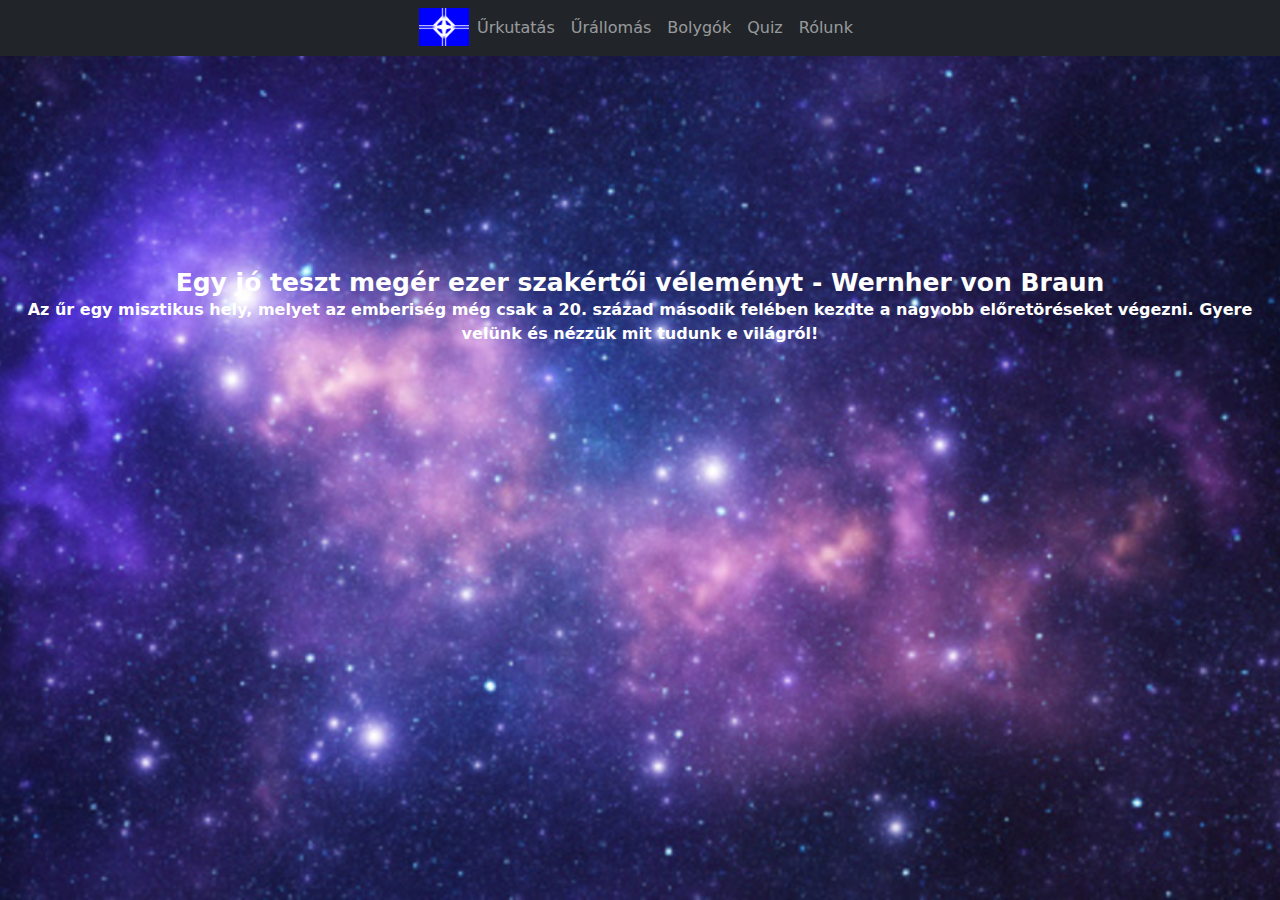
<file: index.html>
<!DOCTYPE html>
<html lang="hu">
<head>
    <meta charset="UTF-8">
    <meta http-equiv="X-UA-Compatible" content="IE=edge">
    <meta name="viewport" content="width=device-width, initial-scale=1.0">
    <link rel="stylesheet" href="bootstrap/bootstrap.min.css">
    <link rel="stylesheet" href="style/navbar.css">

    <script src="https://ajax.googleapis.com/ajax/libs/jquery/3.6.0/jquery.min.js"></script>
    <script src="https://ajax.googleapis.com/ajax/libs/jquery/3.6.0/jquery.min.js"></script>
    <script src="https://maxcdn.bootstrapcdn.com/bootstrap/3.4.1/js/bootstrap.min.js"></script>
    <script src="https://code.jquery.com/jquery-3.3.1.slim.min.js" integrity="sha384-q8i/X+965DzO0rT7abK41JStQIAqVgRVzpbzo5smXKp4YfRvH+8abtTE1Pi6jizo" crossorigin="anonymous"></script>
  <script src="https://cdn.jsdelivr.net/npm/popper.js@1.14.7/dist/umd/popper.min.js" integrity="sha384-UO2eT0CpHqdSJQ6hJty5KVphtPhzWj9WO1clHTMGa3JDZwrnQq4sF86dIHNDz0W1" crossorigin="anonymous"></script>
  <script src="https://cdn.jsdelivr.net/npm/bootstrap@4.3.1/dist/js/bootstrap.min.js" integrity="sha384-JjSmVgyd0p3pXB1rRibZUAYoIIy6OrQ6VrjIEaFf/nJGzIxFDsf4x0xIM+B07jRM" crossorigin="anonymous"></script>
</head>
<body>
  <div class="responsive">
    <div class="centeus">
    <nav class="navbar navbar-expand-sm bg-dark navbar-dark justify-content-center ">
      <button class="navbar-toggler" type="button" data-toggle="collapse" data-target="#nav" aria-controls="#nav" aria-expanded="false" aria-label="Toggle navigation">
        <span class="navbar-toggler-icon"></span>
      </button>
      <div class="collapse navbar-collapse justify-content-center" id="nav">
      <ul class="navbar-nav ms-auto mt-2 mt-lg-0">
        <li class="nav-item"> <img src="források/kepek/Logo.png" alt="Logo" style="width: 50px" ></li>
      <li class="nav-item active">
      </li>
        <li class="nav-item">
          <a class="nav-link" href="urkutatas.html">Űrkutatás</a>
        </li>
        <li class="nav-item">
          <a class="nav-link" href="urallomas.html">Űrállomás</a>
        </li>
        <li class="nav-item">
            <a class="nav-link" href="bolygok.html">Bolygók</a>
          </li>
          <li class="nav-item">
            <a class="nav-link" href="quiz.html">Quiz</a>
          </li> 
          <li class="nav-item">
            <a class="nav-link" href="rolunk.html">Rólunk</a>
          </li>
    </ul>
      </div>
    </nav>
  </div>
    <br>
    <div class="container-fluid">
    <h1>Egy jó teszt megér ezer szakértői véleményt - Wernher von Braun</h1>    
    <p>Az űr egy misztikus hely, melyet az emberiség még csak a 20. század második felében kezdte a nagyobb előretöréseket végezni. Gyere velünk és nézzük mit tudunk e világról!</p>
    </div>
  </div>
  <script src="https://code.jquery.com/jquery-3.2.1.slim.min.js" integrity="sha384-KJ3o2DKtIkvYIK3UENzmM7KCkRr/rE9/Qpg6aAZGJwFDMVNA/GpGFF93hXpG5KkN" crossorigin="anonymous"></script>
<script src="https://cdn.jsdelivr.net/npm/popper.js@1.12.9/dist/umd/popper.min.js" integrity="sha384-ApNbgh9B+Y1QKtv3Rn7W3mgPxhU9K/ScQsAP7hUibX39j7fakFPskvXusvfa0b4Q" crossorigin="anonymous"></script>
<script src="https://cdn.jsdelivr.net/npm/bootstrap@4.0.0/dist/js/bootstrap.min.js" integrity="sha384-JZR6Spejh4U02d8jOt6vLEHfe/JQGiRRSQQxSfFWpi1MquVdAyjUar5+76PVCmYl" crossorigin="anonymous"></script>
  </body>
</html>
</file>
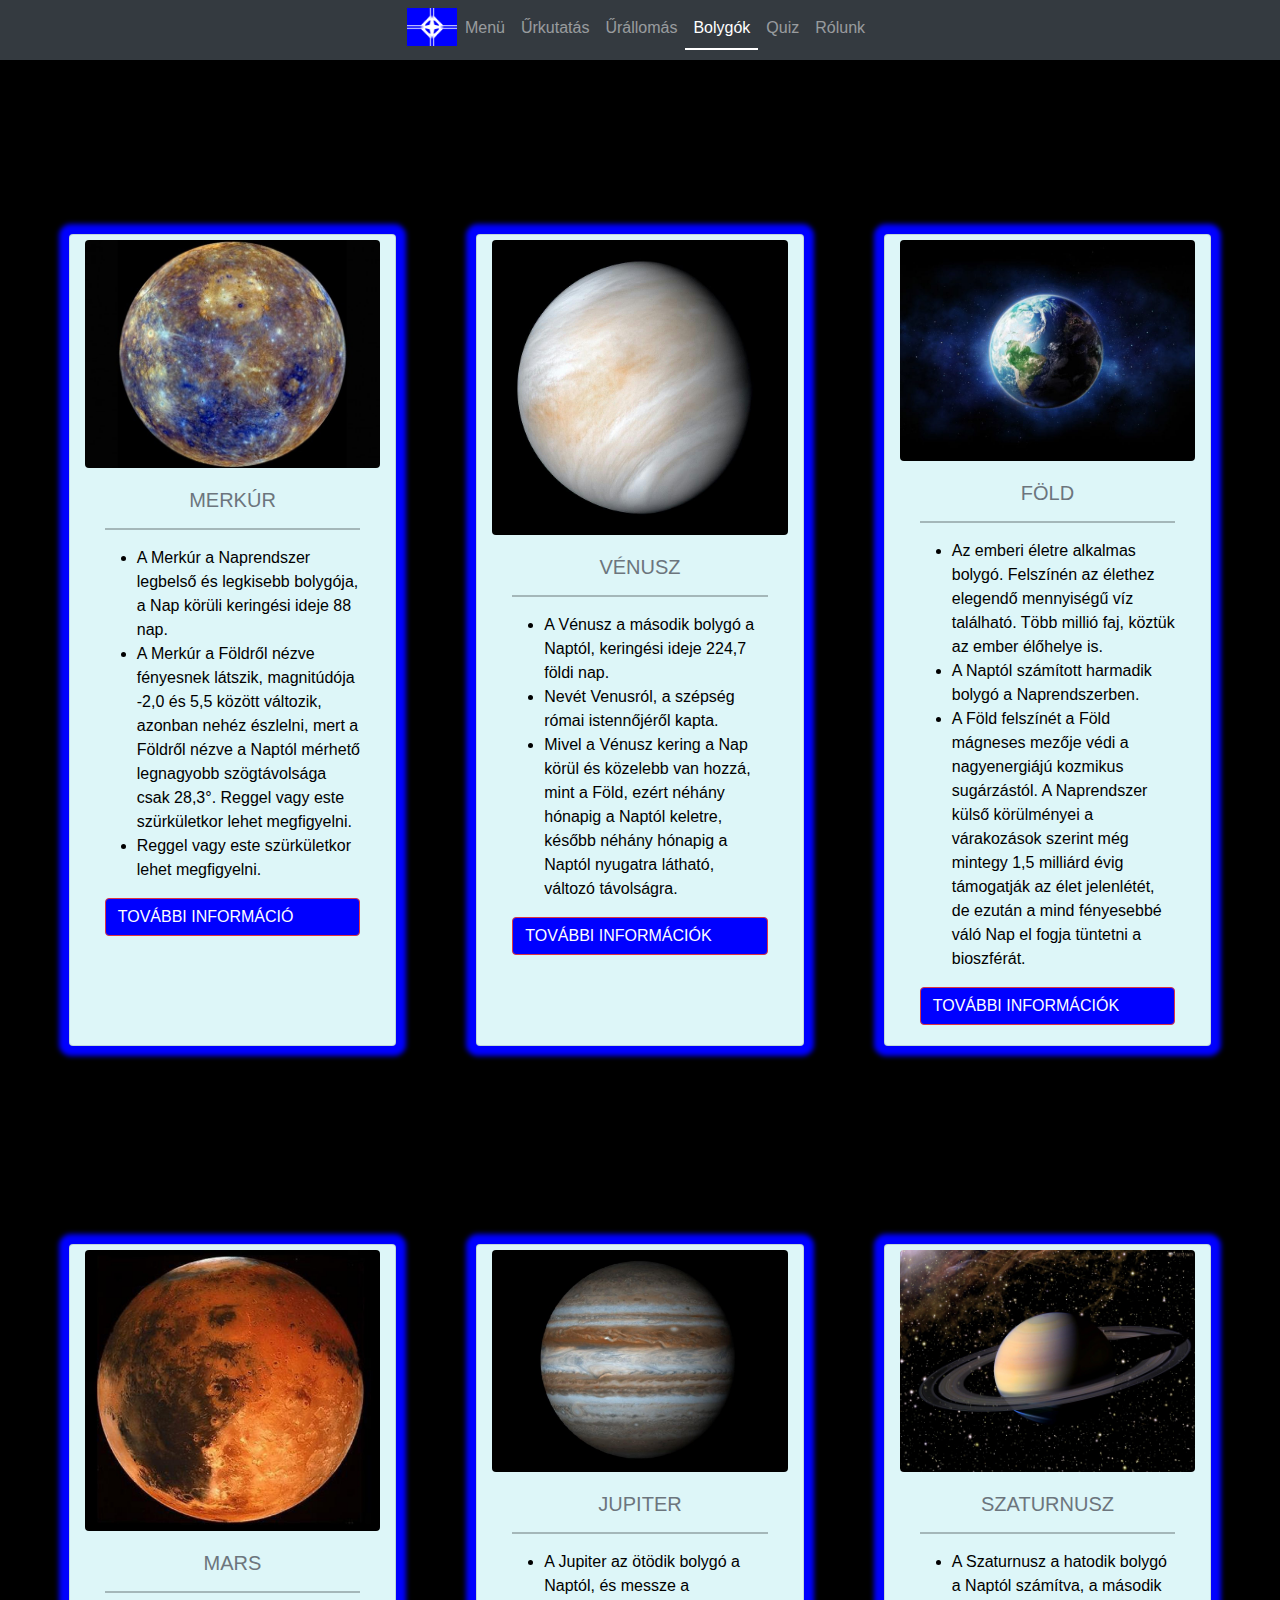
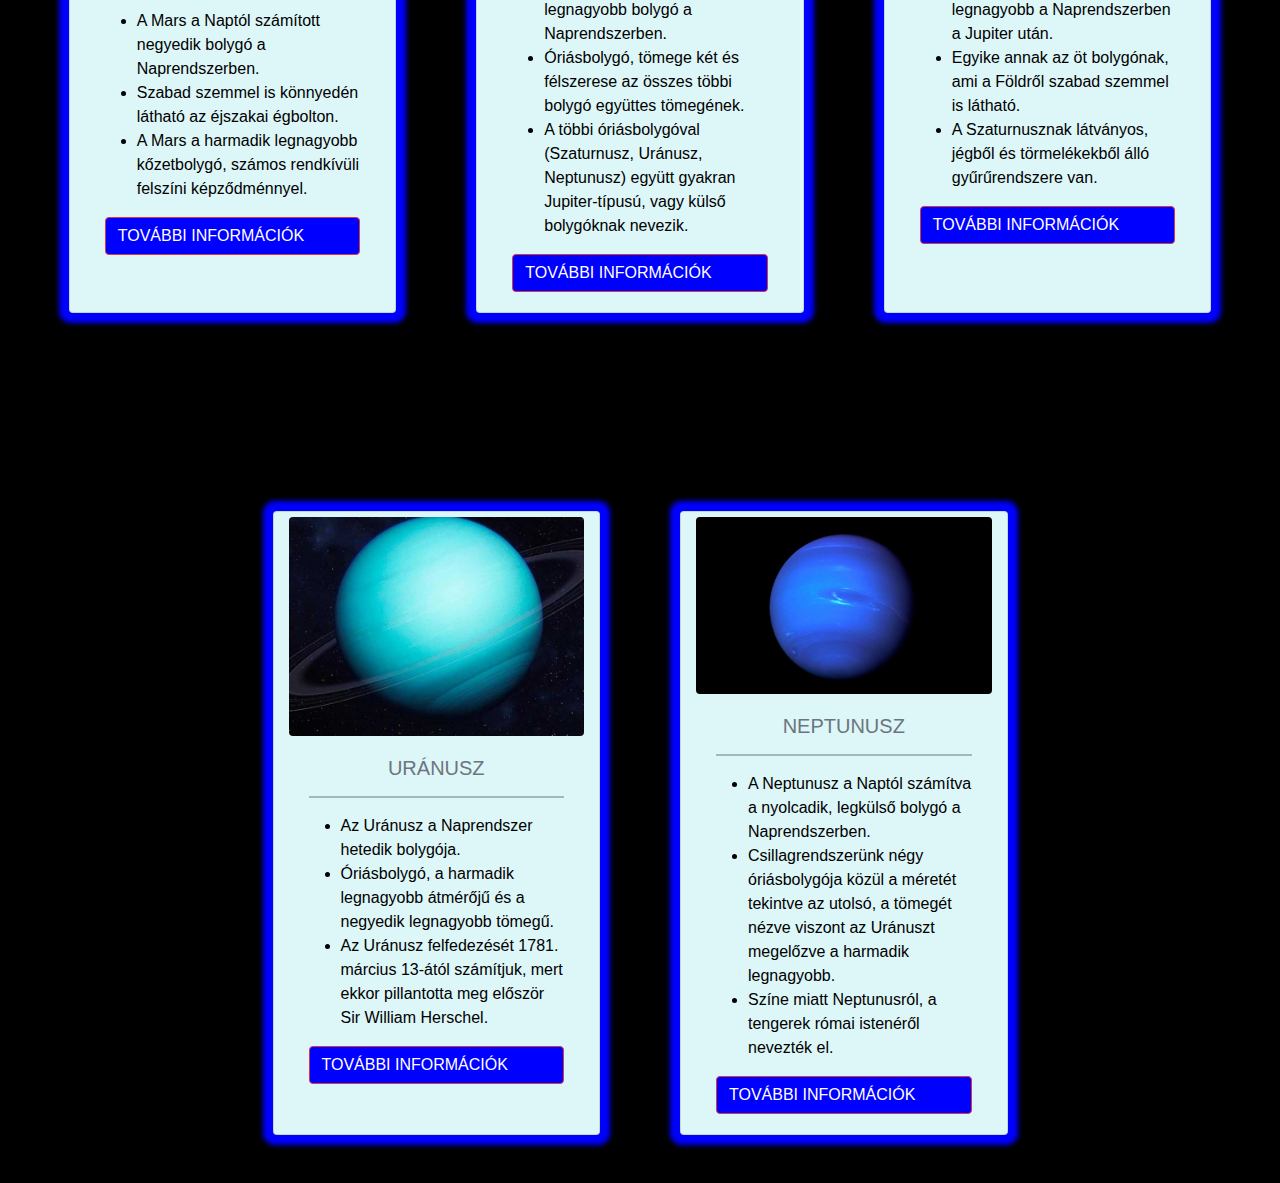
<file: bolygok.html>
<!DOCTYPE html>
<html lang="hu">

<head>
  <meta charset="UTF-8">
  <meta http-equiv="X-UA-Compatible" content="IE=edge">
  <meta name="viewport" content="width=device-width, initial-scale=1.0">
  <link rel="stylesheet" href="bootstrap/bootstrap.min.css">
  <title>Bolygók</title>
  <link rel="stylesheet" href="https://cdn.jsdelivr.net/npm/bootstrap@4.6.1/dist/css/bootstrap.min.css">
    <link rel="stylesheet" href="style/urkutatas.css">
    <script src="https://ajax.googleapis.com/ajax/libs/jquery/3.6.0/jquery.min.js"></script>
  <script src="https://maxcdn.bootstrapcdn.com/bootstrap/3.4.1/js/bootstrap.min.js"></script>
  <link rel="stylesheet" href="style/bolygok.css">
  <link rel="stylesheet" href="style/menu.css">
</head>

<body>
  <div class="responsive">
    <div class="centeus">
    <nav class="navbar navbar-expand-sm bg-dark navbar-dark justify-content-center ">
      <button class="navbar-toggler" type="button" data-toggle="collapse" data-target="#nav" aria-controls="#nav" aria-expanded="false" aria-label="Toggle navigation">
        <span class="navbar-toggler-icon"></span>
      </button>
      <div class="collapse navbar-collapse justify-content-center" id="nav">
        <ul class="navbar-nav ms-auto mt-2 mt-lg-0">
          <li class="nav-item"> <img src="források/kepek/Logo.png" alt="Logo" style="width: 50px"></li>
          <li class="nav-item">
            <a class="nav-link" href="index.html">Menü</a>
          </li>
          <li class="nav-item">
            <a class="nav-link" href="urkutatas.html">Űrkutatás</a>
          </li>
          <li class="nav-item">
            <a class="nav-link" href="urallomas.html">Űrállomás</a>
          </li>
          <li class="nav-item active">
            <a class="nav-link" href="bolygok.html">Bolygók</a>
          </li>
          <li class="nav-item">
            <a class="nav-link" href="quiz.html">Quiz</a>
          </li>
          <li class="nav-item">
            <a class="nav-link" href="rolunk.html">Rólunk</a>
          </li>
        </ul>
      </div>
    </nav>
  </div>
    <br>
  </div>
  <div class="card-grou">
    <div class="row justify-content-center">
    <div class="card mb-5 col-md-3">
      <img src="források/kepek/Merkúr.jfif" alt="A kép nem tekinthető meg" class="rounded">
      <div class="card-body">
        <h5 class="card-title text-muted text-uppercase text-center">
          Merkúr
        </h5>
        <hr />
        <ul class="fa-ul">
          <li>
            <span class="fa-li"><i class="fas fa-check"></i></span> A Merkúr a Naprendszer legbelső és legkisebb bolygója, a Nap körüli keringési ideje 88 nap. 
          </li>
          <li>
            <span class="fa-li"><i class="fas fa-check"></i></span> A Merkúr a Földről nézve fényesnek látszik, magnitúdója -2,0 és 5,5 között változik, azonban nehéz észlelni, mert a Földről nézve a Naptól mérhető legnagyobb szögtávolsága csak 28,3°. Reggel vagy este szürkületkor lehet megfigyelni.
          </li>
          <li>
            <span class="fa-li"><i class="fas fa-check"></i></span>  Reggel vagy este szürkületkor lehet megfigyelni.
          </li>
        </ul>
        <a href="https://hu.wikipedia.org/wiki/Merk%C3%BAr" class="btn btn-block btn-danger text-uppercase">További információ</a>
      </div>
    </div>
    <div class="card mb-5 col-md-3">
      <img src="források/kepek/Vénusz.jpeg" alt="A profilkép nem tekinthető meg" class="valami rounded">
      <div class="card-body">
        <h5 class="card-title text-muted text-uppercase text-center">
          Vénusz
        </h5>
        <hr />
        <ul class="fa-ul">
          <li>
            <span class="fa-li"><i class="fas fa-check"></i></span> A Vénusz a második bolygó a Naptól, keringési ideje 224,7 földi nap.
          </li>
          <li>
            <span class="fa-li"><i class="fas fa-check"></i></span> Nevét Venusról, a szépség római istennőjéről kapta.
          </li>
          <li>
            <span class="fa-li"><i class="fas fa-check"></i></span> Mivel a Vénusz kering a Nap körül és közelebb van hozzá, mint a Föld, ezért néhány hónapig a Naptól keletre, később néhány hónapig a Naptól nyugatra látható, változó távolságra.
          </li>
        </ul>
        <a href="https://hu.wikipedia.org/wiki/V%C3%A9nusz" class="btn btn-block btn-danger text-uppercase">További információk</a>
      </div>
    </div>
    <div class="card mb-5 col-md-3">
      <img src="források/kepek/Föld.jpg" alt="A profilkép nem tekinthető meg" class="valaki rounded">
      <div class="card-body">
        <h5 class="card-title text-muted text-uppercase text-center">
          Föld
        </h5>
        <hr />
        <ul class="fa-ul">
          <li>
            <span class="fa-li"><i class="fas fa-check"></i></span> Az emberi életre alkalmas bolygó. Felszínén az élethez elegendő mennyiségű víz található. Több millió faj, köztük az ember élőhelye is.
          </li>
          <li>
            <span class="fa-li"><i class="fas fa-check"></i></span> A Naptól számított harmadik bolygó a Naprendszerben.
          </li>
          <li>
            <span class="fa-li"><i class="fas fa-check"></i></span> A Föld felszínét a Föld mágneses mezője védi a nagyenergiájú kozmikus sugárzástól. A Naprendszer külső körülményei a várakozások szerint még mintegy 1,5 milliárd évig támogatják az élet jelenlétét, de ezután a mind fényesebbé váló Nap el fogja tüntetni a bioszférát.
          </li>
        </ul>
        <a href="https://hu.wikipedia.org/wiki/F%C3%B6ld" class="btn btn-block btn-danger text-uppercase">További információk</a>
      </div>
    </div>
    </div>
    <div class="row justify-content-center" >
      <div class="card mb-5 col-md-3">
        <img src="források/kepek/mars-planet.jpg" alt="A profilkép nem tekinthető meg" class="rounded">
        <div class="card-body">
          <h5 class="card-title text-muted text-uppercase text-center">
            Mars
          </h5>
          <hr />
          <ul class="fa-ul">
            <li>
              <span class="fa-li"><i class="fas fa-check"></i></span> A Mars a Naptól számított negyedik bolygó a Naprendszerben.
            </li>
            <li>
              <span class="fa-li"><i class="fas fa-check"></i></span> Szabad szemmel is könnyedén látható az éjszakai égbolton.
            </li>
            <li>
              <span class="fa-li"><i class="fas fa-check"></i></span> A Mars a harmadik legnagyobb kőzetbolygó, számos rendkívüli felszíni képződménnyel.
            </li>
          </ul>
          <a href="https://en.wikipedia.org/wiki/Mars" class="btn btn-block btn-danger text-uppercase">További információk</a>
        </div>
      </div>
      <div class="card mb-5 col-md-3">
        <img src="források/kepek/jupiter.jpg" alt="A profilkép nem tekinthető meg" class="rounded">
        <div class="card-body">
          <h5 class="card-title text-muted text-uppercase text-center">
            Jupiter
          </h5>
          <hr />
          <ul class="fa-ul">
            <li>
              <span class="fa-li"><i class="fas fa-check"></i></span> A Jupiter az ötödik bolygó a Naptól, és messze a legnagyobb bolygó a Naprendszerben.
            </li>
            <li>
              <span class="fa-li"><i class="fas fa-check"></i></span>  Óriásbolygó, tömege két és félszerese az összes többi bolygó együttes tömegének.
            </li>
          <li>
            <span class="fa-li"><i class="fas fa-check"></i></span>   A többi óriásbolygóval (Szaturnusz, Uránusz, Neptunusz) együtt gyakran Jupiter-típusú, vagy külső bolygóknak nevezik.
          </li>
          </ul>
          <a href="https://en.wikipedia.org/wiki/Jupiter" class="btn btn-block btn-danger text-uppercase">További információk</a>
        </div>
      </div>
      <div class="card mb-5 col-md-3">
        <img src="források/kepek/szaturnusz.jpg" alt="A profilkép nem tekinthető meg" class="rounded">
        <div class="card-body">
          <h5 class="card-title text-muted text-uppercase text-center">
            Szaturnusz
          </h5>
          <hr />
          <ul class="fa-ul">
            <li>
              <span class="fa-li"><i class="fas fa-check"></i></span> A Szaturnusz a hatodik bolygó a Naptól számítva, a második legnagyobb a Naprendszerben a Jupiter után.
            </li>
            <li>
              <span class="fa-li"><i class="fas fa-check"></i></span> Egyike annak az öt bolygónak, ami a Földről szabad szemmel is látható.
            </li>
            <li>
              <span class="fa-li"><i class="fas fa-check"></i></span> A Szaturnusznak látványos, jégből és törmelékekből álló gyűrűrendszere van.
            </li>
          </ul>
          <a href="https://hu.wikipedia.org/wiki/Szaturnusz" class="btn btn-block btn-danger text-uppercase">További információk</a>
        </div>
      </div>
    </div>
    
    <div class="row justify-content-center">
    <div class="card mb-5 col-md-3">
      <img src="források/kepek/uránusz.jpg" alt="A profilkép nem tekinthető meg" class="rounded">
      <div class="card-body">
        <h5 class="card-title text-muted text-uppercase text-center">
          Uránusz
        </h5>
        <hr />
        <ul class="fa-ul">
          <li>
            <span class="fa-li"><i class="fas fa-check"></i></span> Az Uránusz a Naprendszer hetedik bolygója.
          </li>
          <li>
          <span class="fa-li"><i class="fas fa-check"></i></span>  Óriásbolygó, a harmadik legnagyobb átmérőjű és a negyedik legnagyobb tömegű. 
        </li>
        <li>
          <span class="fa-li"><i class="fas fa-check"></i></span> Az Uránusz felfedezését 1781. március 13-ától számítjuk, mert ekkor pillantotta meg először Sir William Herschel.
        </li>
        </ul>
        <a href="https://hu.wikipedia.org/wiki/Ur%C3%A1nusz" class="btn btn-block btn-danger text-uppercase">További információk</a>
      </div>
    </div>
    <div class="card mb-5 col-md-3">
      <img src="források/kepek/neptuusz.jpg" alt="A profilkép nem tekinthető meg" class="rounded">
      <div class="card-body">
        <h5 class="card-title text-muted text-uppercase text-center">
          Neptunusz
        </h5>
        <hr />
        <ul class="fa-ul">
          <li>
            <span class="fa-li"><i class="fas fa-check"></i></span> A Neptunusz a Naptól számítva a nyolcadik, legkülső bolygó a Naprendszerben.
          </li>
          <li>
            <span class="fa-li"><i class="fas fa-check"></i></span>  Csillagrendszerünk négy óriásbolygója közül a méretét tekintve az utolsó, a tömegét nézve viszont az Uránuszt megelőzve a harmadik legnagyobb.
          </li>
          <li>
            <span class="fa-li"><i class="fas fa-check"></i></span>   Színe miatt Neptunusról, a tengerek római istenéről nevezték el.
          </li>
        </ul>
        <a href="https://hu.wikipedia.org/wiki/Neptunusz_(bolyg%C3%B3)" class="btn btn-block btn-danger text-uppercase">További információk</a>
      </div>
    </div>
    </div>
  </div>
    <script src="https://code.jquery.com/jquery-3.2.1.slim.min.js" integrity="sha384-KJ3o2DKtIkvYIK3UENzmM7KCkRr/rE9/Qpg6aAZGJwFDMVNA/GpGFF93hXpG5KkN" crossorigin="anonymous"></script>
    <script src="https://cdn.jsdelivr.net/npm/popper.js@1.12.9/dist/umd/popper.min.js" integrity="sha384-ApNbgh9B+Y1QKtv3Rn7W3mgPxhU9K/ScQsAP7hUibX39j7fakFPskvXusvfa0b4Q" crossorigin="anonymous"></script>
    <script src="https://cdn.jsdelivr.net/npm/bootstrap@4.0.0/dist/js/bootstrap.min.js" integrity="sha384-JZR6Spejh4U02d8jOt6vLEHfe/JQGiRRSQQxSfFWpi1MquVdAyjUar5+76PVCmYl" crossorigin="anonymous"></script>
</body>

</html>
</file>
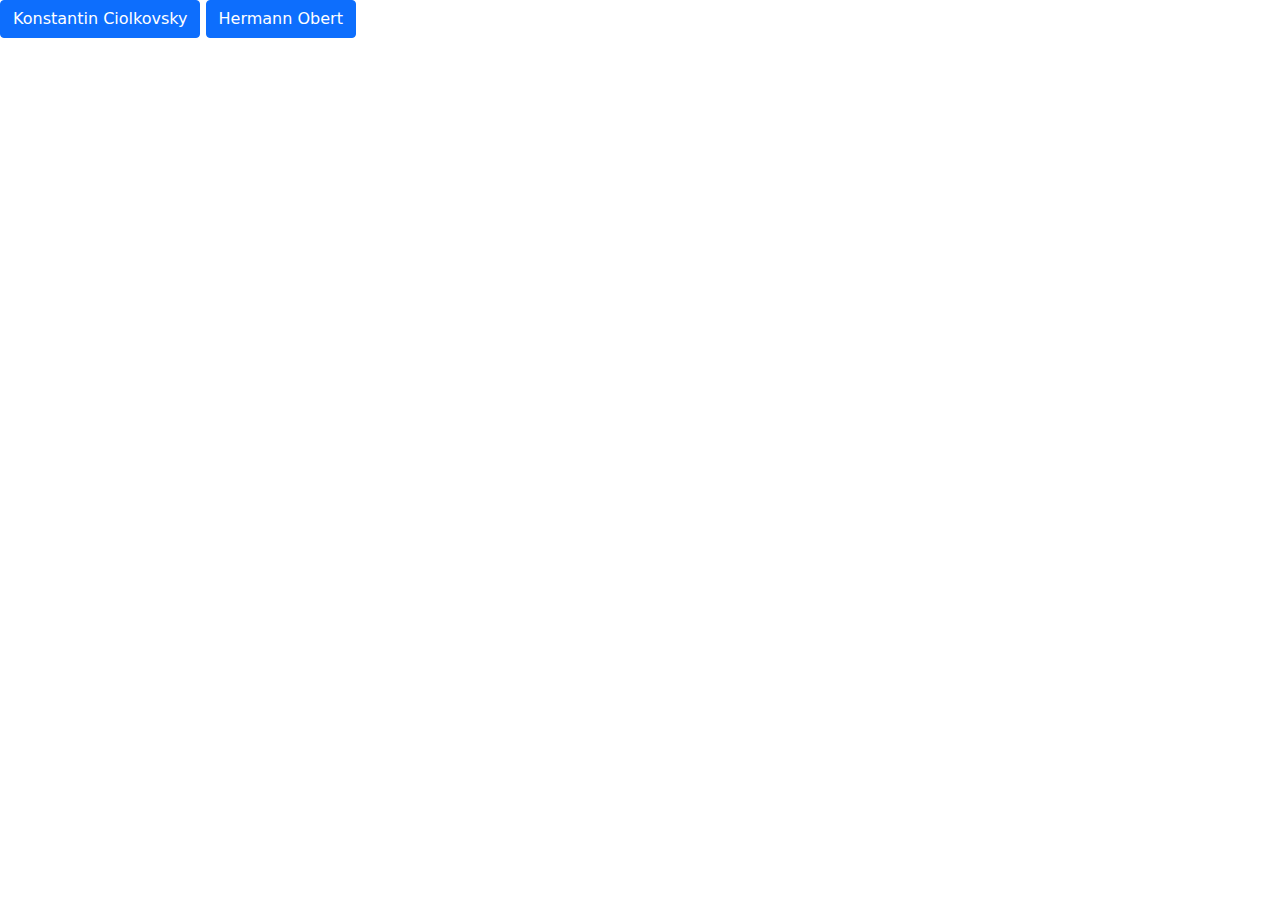
<file: sus.html>
<!DOCTYPE html>
<html lang="en">
<head>
    <meta charset="UTF-8">
    <meta http-equiv="X-UA-Compatible" content="IE=edge">
    <meta name="viewport" content="width=device-width, initial-scale=1.0">
    <link rel="stylesheet" href="/bootstrap/bootstrap.min.css">
    <title>Document</title>
</head>
<body>
    <button type="button" class="btn btn-primary" data-toggle="modal" data-target="#exampleModalScrollable">
    Konstantin Ciolkovsky
  </button>
  
  <!-- Modal -->
  <div class="modal fade" id="exampleModalScrollable" tabindex="-1" role="dialog" aria-labelledby="exampleModalScrollableTitle" aria-hidden="true">
    <div class="modal-dialog modal-dialog-scrollable" role="document">
      <div class="modal-content">
        <div class="modal-header">
          <h5 class="modal-title" id="exampleModalScrollableTitle">Konstantin Ciolkovsky</h5>
          <button type="button" class="close" data-dismiss="modal" aria-label="Close">
<img src="/források/kepek/ciolsky.png" alt="ciolsky">
          </button>
        </div>
        <div class="modal-body">
            <p>Konsztantyin Eduardovics Ciolkovszkij (oroszul: Константи́н Эдуа́рдович Циолко́вский; 1857. szeptember 17. [O.S. szeptember 5.] 1935. szeptember 19.) orosz és szovjet rakétatudós volt. A francia Robert Esnault-Pelterie, az erdélyi német Hermann Oberth és az amerikai Robert H. Goddard mellett a modern rakéta- és űrhajózás egyik alapító atyja.  Munkái később a vezető szovjet rakétamérnököket, Szergej Koroljovet és Valentin Gluskot inspirálták, akik hozzájárultak a szovjet űrprogram sikeréhez.</p>
        </div>
        <div class="modal-footer">
          <button type="button" class="btn btn-secondary" data-dismiss="modal">Close</button>
        </div>
      </div>
    </div>
  </div>
  <button type="button" class="btn btn-primary" data-toggle="modal" data-target="#rob">
    Hermann Obert
  </button>
  
  <!-- Modal -->
  <div class="modal fade" id="rob" tabindex="-1" role="dialog" aria-labelledby="robh" aria-hidden="true">
    <div class="modal-dialog modal-dialog-scrollable" role="document">
      <div class="modal-content">
        <div class="modal-header">
          <h5 class="modal-title" id="robh">Hermann Obert</h5>
          <button type="button" class="close" data-dismiss="modal" aria-label="Close">
<img src="/források/kepek/Robert. H.png" alt="ciolsky">
          </button>
        </div>
        <div class="modal-body">
            <img src="/források/kepek/oberth.png" alt="obert">
            <p>Hermann Julius Oberth osztrák-magyar születésű német fizikus és mérnök. A francia Robert Esnault-Pelterie, az orosz Konstantin Ciolkovszkij, az amerikai Robert Goddard és az osztrák – magyar származású szlovén Herman Potočnik – Hermann Noordung mellett a rakéta és az űrhajózás egyik alapító atyjaként tartják számon.</p>
        </div>
        <div class="modal-footer">
          <button type="button" class="btn btn-secondary" data-dismiss="modal">Close</button>
        </div>
      </div>
    </div>
  </div>
</body>
</html>
<script src="https://code.jquery.com/jquery-3.2.1.slim.min.js" integrity="sha384-KJ3o2DKtIkvYIK3UENzmM7KCkRr/rE9/Qpg6aAZGJwFDMVNA/GpGFF93hXpG5KkN" crossorigin="anonymous"></script>
<script src="https://cdn.jsdelivr.net/npm/popper.js@1.12.9/dist/umd/popper.min.js" integrity="sha384-ApNbgh9B+Y1QKtv3Rn7W3mgPxhU9K/ScQsAP7hUibX39j7fakFPskvXusvfa0b4Q" crossorigin="anonymous"></script>
<script src="https://cdn.jsdelivr.net/npm/bootstrap@4.0.0/dist/js/bootstrap.min.js" integrity="sha384-JZR6Spejh4U02d8jOt6vLEHfe/JQGiRRSQQxSfFWpi1MquVdAyjUar5+76PVCmYl" crossorigin="anonymous"></script>
<script src="/js/Card.js"></script>
</file>
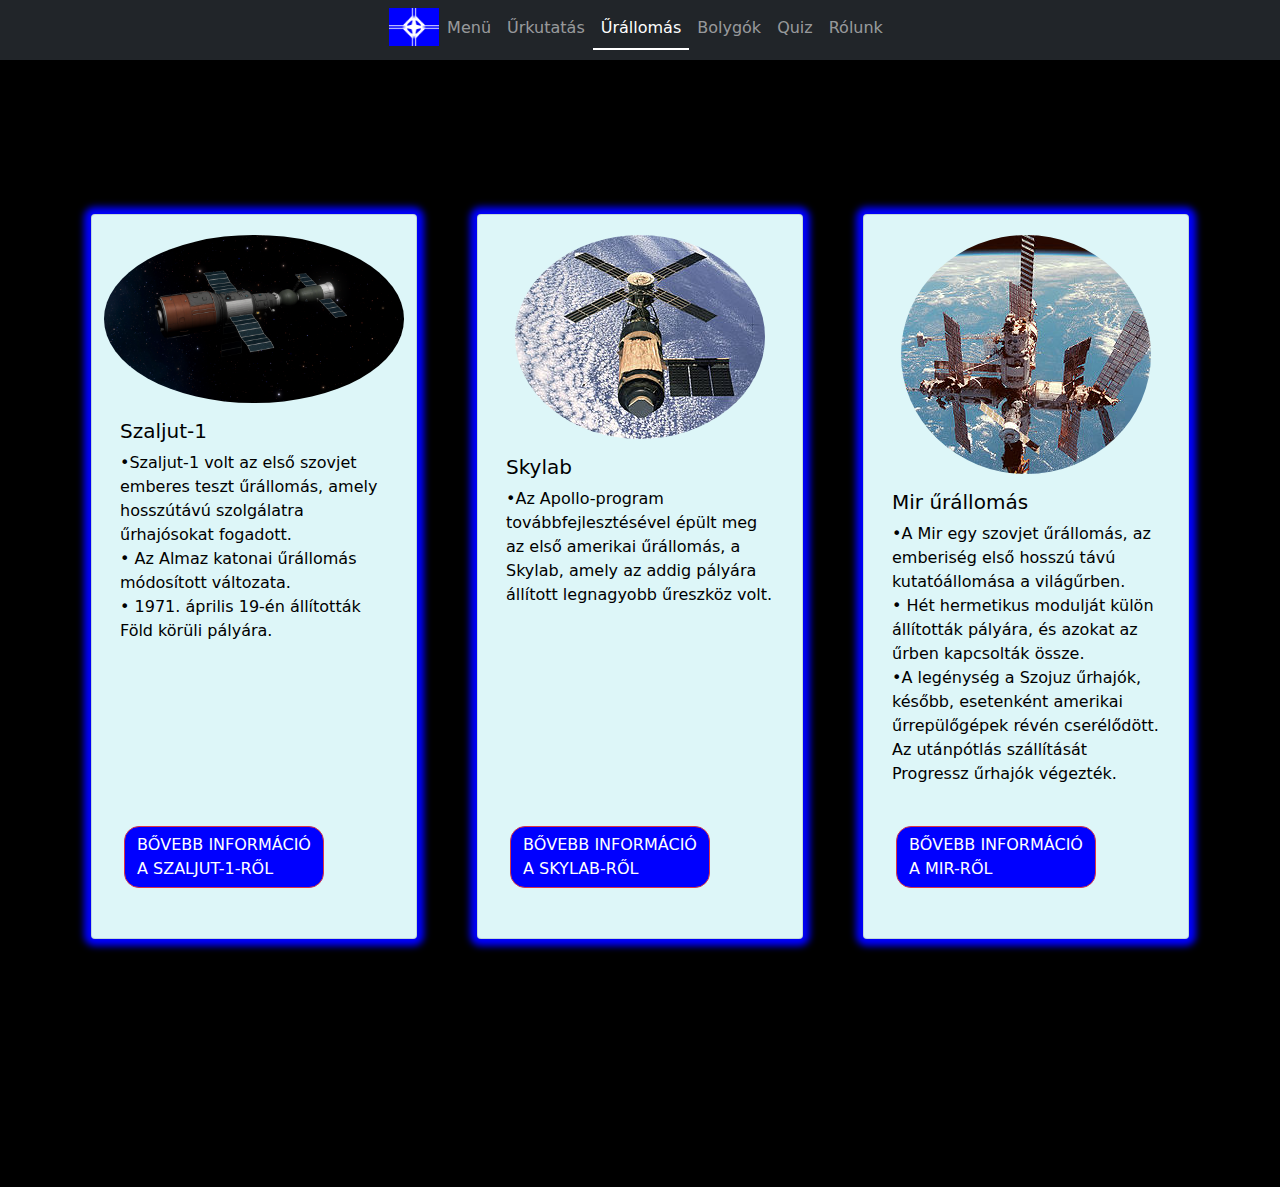
<file: urallomas.html>
<!DOCTYPE html>
<html lang="hu">
<head>
    <meta charset="UTF-8">
    <meta http-equiv="X-UA-Compatible" content="IE=edge">
    <meta name="viewport" content="width=device-width, initial-scale=1.0">
    <link rel="stylesheet" href="bootstrap/bootstrap.min.css">
    <title>Űrállomás</title>
    <link rel="stylesheet" href="style/urallomas.css">
    <script src="https://ajax.googleapis.com/ajax/libs/jquery/3.6.0/jquery.min.js"></script>
  <script src="https://maxcdn.bootstrapcdn.com/bootstrap/3.4.1/js/bootstrap.min.js"></script>
  <script src="https://code.jquery.com/jquery-3.3.1.slim.min.js" integrity="sha384-q8i/X+965DzO0rT7abK41JStQIAqVgRVzpbzo5smXKp4YfRvH+8abtTE1Pi6jizo" crossorigin="anonymous"></script>
<script src="https://cdn.jsdelivr.net/npm/popper.js@1.14.7/dist/umd/popper.min.js" integrity="sha384-UO2eT0CpHqdSJQ6hJty5KVphtPhzWj9WO1clHTMGa3JDZwrnQq4sF86dIHNDz0W1" crossorigin="anonymous"></script>
<script src="https://cdn.jsdelivr.net/npm/bootstrap@4.3.1/dist/js/bootstrap.min.js" integrity="sha384-JjSmVgyd0p3pXB1rRibZUAYoIIy6OrQ6VrjIEaFf/nJGzIxFDsf4x0xIM+B07jRM" crossorigin="anonymous"></script>
  <link rel="stylesheet" href="/style/menu.css">
</head>
<body>
  <div class="responsive">
  <div class="centeus">
    <nav class="navbar navbar-expand-sm bg-dark navbar-dark justify-content-center ">
      <button class="navbar-toggler" type="button" data-toggle="collapse" data-target="#nav" aria-controls="#nav" aria-expanded="false" aria-label="Toggle navigation">
        <span class="navbar-toggler-icon"></span>
      </button>
      <div class="collapse navbar-collapse justify-content-center" id="nav">
      <ul class="navbar-nav ms-auto mt-2 mt-lg-0">
        <li class="nav-item"> <img src="források/kepek/Logo.png" alt="Logo" style="width: 50px" ></li>
      <li class="nav-item">
        <a class="nav-link" href="index.html">Menü</a>
      </li>
        <li class="nav-item">
          <a class="nav-link" href="urkutatas.html">Űrkutatás</a>
        </li>
        <li class="nav-item active">
          <a class="nav-link" href="urallomas.html">Űrállomás</a>
        </li>
        <li class="nav-item">
            <a class="nav-link" href="bolygok.html">Bolygók</a>
          </li>
          <li class="nav-item">
            <a class="nav-link" href="quiz.html">Quiz</a>
          </li> 
          <li class="nav-item">
            <a class="nav-link" href="rolunk.html">Rólunk</a>
          </li>
    </ul>
      </div>
    </nav>
  </div>
    <br>
  </div>
  <div class="card-group ">
    <div class="row justify-content-center " >
      <div class="card mb-5 col-lg-3 col-sm-4  rounded" >
      <img src="források/kepek/szaljut-1.png" class="card-img-top mx-auto rounded-circle" alt="Szaljut-1" >
        <div class="card-body">
          <h5 class="card-title">Szaljut-1</h5>
          <p class="card-text">•Szaljut-1 volt az első szovjet emberes teszt űrállomás, amely hosszútávú szolgálatra űrhajósokat fogadott. <br>
            • Az Almaz katonai űrállomás módosított változata. <br>
            • 1971. április 19-én állították Föld körüli pályára.</p>
        </div><br>
      
        <div class="dropdown">
              <button class="btn btn-block btn-danger text-uppercase " type="button" id="dropdownMenu1" data-toggle="dropdown" aria-haspopup="true" aria-expanded="false">
                Bővebb információ <br> a Szaljut-1-ről
              </button>
              <div class="dropdown-menu" aria-labelledby="dropdownMenu">
                <h1>Alapadatok</h1>
                <p class="pclass" >•Lehetséges űrhajósok száma: 3 fő <br>
                  •Elfoglalt napok: 24 nap <br>
                  •Villamos teljesítmény: 1000 W <br>
                  •Tömege: 18 210 kilogramm <br>
                  •Hossza: 15,8 méter <br>
                  •Folyamatosan használható szabad terek: 47 m³ <br>
                  •Megtett távolság: 118 602 524 kilométer</p>
                  <h1>Küldetés</h1>
                  <p class="pclass" > •A szovjet Hold-program leállítása tette lehetővé az emberes űrállomás-program elindítását. <br>
                    •Célja, hogy mikrogravitációs környezetben teszteljék az űrállomás elemeit, a tudományos kutatások és kísérletek végrehajtásának lehetőségeit.</p>
                  <img class="img-mini" src="források/kepek/szaljut1-2.jpg" alt="szaljut1-2">
                </div>
            </div>
        </div>
        <div class="card mb-5 col-lg-3 col-sm-4 rounded" >
          <img src="források/kepek/Skylab.jpg" class="card-img-top mx-auto rounded-circle"  alt="Skylab űrállomás">
          <div class="card-body">
            <h5 class="card-title">Skylab</h5>
            <p class="card-text">•Az Apollo-program továbbfejlesztésével épült meg az első amerikai űrállomás, a Skylab, amely az addig pályára állított legnagyobb űreszköz volt.</p>
          </div><br>
      
          <div class="dropdown">
                <button class="btn btn-block btn-danger text-uppercase " type="button" id="dropdownMenu2" data-toggle="dropdown" aria-haspopup="true" aria-expanded="false">
                  Bővebb információ <br> a Skylab-ről
                </button>
                <div class="dropdown-menu" aria-labelledby="dropdownMenu">
                  <h1>Repülésadatok</h1>
                  <p class="pclass">•Kilövés: 1973.május 14. <br>
                    •Földet érés ideje	1979.július 11 <br>
                    •Keringések száma	34 981 <br>
                    •Időtartam-pályán:2249 nap <br>
                    •Űrhajó tömege	77 088 kg<br>
                    •hossza: 15,8 méter <br>
                    •Megtett távolság	~1 400 000 000 km</p>
                    <h1>Küldetés</h1>
                    <p class="pclass"> •A Skylab 1973. május 14-én indult, 450 km magas pályára állt. Indításkor leszakadt az egyik napelemtábla, és megsérült a hővédő burkolat. Későbbi űrséták során ez utóbbit kijavították. <br>
                      •Az 1973-1974-es időszakban az űrállomáson három fős személyzet dolgozott. <br>
                      •Minden személyzet új repülési időtartamrekordot állított fel. Az űrhajósok 10 űrsétát hajtottak végre, melyeknek összidőtartama 41 óra 56 perc. <br>
                      •A tudományos program keretében 180 ezer felvétel készült a Napról, 46 000 a Földről </p>
                    <img class="img-minis" src="források/kepek/skylab-2.jpg" alt="skylab-2">
                  </div>
              </div>
          </div>
      <div class="card mb-5 col-lg-3 col-sm-4 rounded" >
        <img src="források/kepek/Mir.jpg" class="card-img-top mx-auto rounded-circle" alt="Mir űrállomás">
        <div class="card-body">
          <h5 class="card-title">Mir űrállomás</h5>
          <p class="card-text">•A Mir egy szovjet űrállomás, az emberiség első hosszú távú kutatóállomása a világűrben. <br>
            • Hét hermetikus modulját külön állították pályára, és azokat az űrben kapcsolták össze. <br>
            •A legénység a Szojuz űrhajók, később, esetenként amerikai űrrepülőgépek révén cserélődött. Az utánpótlás szállítását Progressz űrhajók végezték.</p>
        </div><br>
      
        <div class="dropdown">
              <button class="btn btn-block btn-danger text-uppercase " type="button" id="dropdownMenu3" data-toggle="dropdown" aria-haspopup="true" aria-expanded="false">
                Bővebb információ <br> a Mir-ről
              </button>
              <div class="dropdown-menu" aria-labelledby="dropdownMenu">
                <h1>Alapadatok</h1>
                <p class="pclass">•Kilövés:	1986. február 20. <br> 1996 április 23.  <br>
                  •Becsapódás ideje	2001. március 23 <br>
                  oka:ezuhantatás irányított manőverrel
                  •Keringések száma	86 331 <br>
                  •Űrhajó tömege		129 700 tonna<br>
                  </p>
                  <h1>Feladata</h1>
                  <p class="pclass">•A Mir a korábbi szovjet Szaljut űrállomásokon alapult. <br>
                    •Célja egy nagyméretű, lakható tudományos laboratórium biztosítása volt a világűrben.
                    •Két rövidebb időszakot leszámítva 1999 augusztusáig folyamatosan lakott volt.
                  </p>
                  <img class="img-mini" src="források/kepek/mir2.jpg" alt="mir-2">
                </div>
            </div>
        </div>
    </div>
  </div>

  <script src="assets/bootstrap.bundle.min.js"></script>
  <script src="assets/jquery-3.3.1.min.js"></script>
  <script src="https://cdn.jsdelivr.net/npm/bootstrap@4.0.0/dist/js/bootstrap.min.js" integrity="sha384-JZR6Spejh4U02d8jOt6vLEHfe/JQGiRRSQQxSfFWpi1MquVdAyjUar5+76PVCmYl" crossorigin="anonymous"></script>
  <script src="https://code.jquery.com/jquery-3.3.1.slim.min.js" integrity="sha384-q8i/X+965DzO0rT7abK41JStQIAqVgRVzpbzo5smXKp4YfRvH+8abtTE1Pi6jizo" crossorigin="anonymous"></script>
    <script src="https://cdn.jsdelivr.net/npm/popper.js@1.14.7/dist/umd/popper.min.js" integrity="sha384-UO2eT0CpHqdSJQ6hJty5KVphtPhzWj9WO1clHTMGa3JDZwrnQq4sF86dIHNDz0W1" crossorigin="anonymous"></script>
    <script src="https://cdn.jsdelivr.net/npm/bootstrap@4.3.1/dist/js/bootstrap.min.js" integrity="sha384-JjSmVgyd0p3pXB1rRibZUAYoIIy6OrQ6VrjIEaFf/nJGzIxFDsf4x0xIM+B07jRM" crossorigin="anonymous"></script>
</body>
</html>
</file>
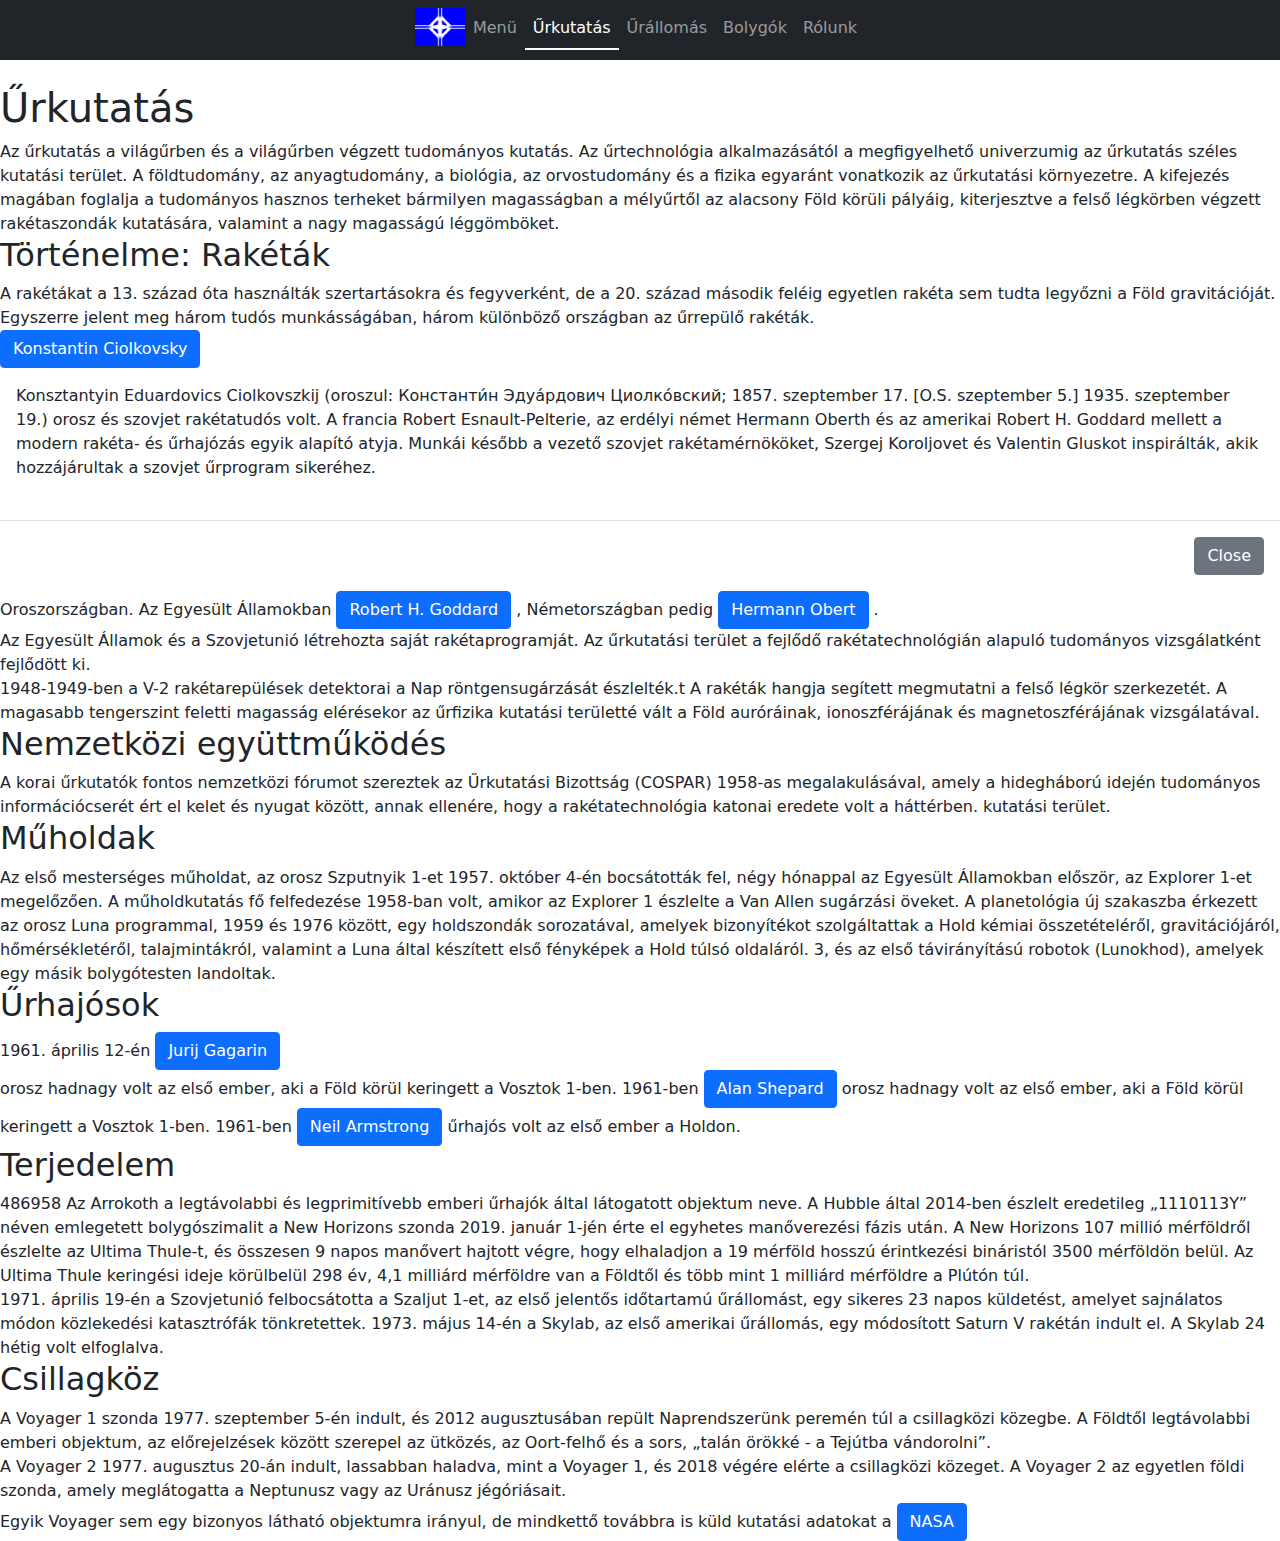
<file: urkutatas.html>
<!DOCTYPE html>
<html lang="hu">

<head>
    <meta charset="UTF-8">
    <meta http-equiv="X-UA-Compatible" content="IE=edge">
    <meta name="viewport" content="width=device-width, initial-scale=1.0">

    <script src="https://ajax.googleapis.com/ajax/libs/jquery/3.6.0/jquery.min.js"></script>
  <script src="https://maxcdn.bootstrapcdn.com/bootstrap/3.4.1/js/bootstrap.min.js"></script>
  <link rel="stylesheet" href="style/menu.css">
  <link rel="stylesheet" href="bootstrap/bootstrap.min.css">
</head>

<body><div class="responsive">
  <div class="centeus">
  <nav class="navbar navbar-expand-sm bg-dark navbar-dark justify-content-center ">
      <button class="navbar-toggler" type="button" data-toggle="collapse" data-target="#nav" aria-controls="#nav" aria-expanded="false" aria-label="Toggle navigation">
          <span class="navbar-toggler-icon"></span>
      </button>
      <div class="collapse navbar-collapse justify-content-center" id="nav">
          <ul class="navbar-nav ms-auto mt-2 mt-lg-0">
              <li class="nav-item"> <img src="források/kepek/Logo.png" alt="Logo" style="width: 50px"></li>
              <li class="nav-item">
                  <a class="nav-link" href="index.html">Menü</a>
              </li>
              <li class="nav-item active">
                  <a class="nav-link" href="urkutatas.html">Űrkutatás</a>
              </li>
              <li class="nav-item">
                  <a class="nav-link" href="urallomas.html">Űrállomás</a>
              </li>
              <li class="nav-item">
                  <a class="nav-link" href="bolygok.html">Bolygók</a>
              </li>
              <li class="nav-item">

              </li>
              <li class="nav-item">
                  <a class="nav-link" href="rolunk.html">Rólunk</a>
              </li>
          </ul>
      </div>
  </nav>
  </div>
  </div>
  <div class="budcolor">
  <br>
  <div class="text">
      <h1>Űrkutatás</h1>
      <p>Az űrkutatás a világűrben és a világűrben végzett tudományos kutatás. Az űrtechnológia alkalmazásától a megfigyelhető univerzumig az űrkutatás széles kutatási terület. A földtudomány, az anyagtudomány, a biológia, az orvostudomány és a fizika egyaránt vonatkozik az űrkutatási környezetre. A kifejezés magában foglalja a tudományos hasznos terheket bármilyen magasságban a mélyűrtől az alacsony Föld körüli pályáig, kiterjesztve a felső légkörben végzett rakétaszondák kutatására, valamint a nagy magasságú léggömböket.</p>
      <h2>Történelme: Rakéták</h2>
      <p>A rakétákat a 13. század óta használták szertartásokra és fegyverként, de a 20. század második feléig egyetlen rakéta sem tudta legyőzni a Föld gravitációját. Egyszerre jelent meg három tudós munkásságában, három különböző országban az űrrepülő rakéták.</p> <button type="button" class="btn btn-primary" data-toggle="modal" data-target="#Konstantin">
          Konstantin Ciolkovsky
      </button>
         <!-- Modal -->

              <div class="modal-body">
              <p>Konsztantyin Eduardovics Ciolkovszkij (oroszul: Константи́н Эдуа́рдович Циолко́вский; 1857. szeptember 17. [O.S. szeptember 5.] 1935. szeptember 19.) orosz és szovjet rakétatudós volt. A francia Robert Esnault-Pelterie, az erdélyi német Hermann Oberth és az amerikai Robert H. Goddard mellett a modern rakéta- és űrhajózás egyik alapító atyja.  Munkái később a vezető szovjet rakétamérnököket, Szergej Koroljovet és Valentin Gluskot inspirálták, akik hozzájárultak a szovjet űrprogram sikeréhez.</p> <br>
              </div>
              <div class="modal-footer">
                <button type="button" class="btn btn-secondary" data-dismiss="modal">Close</button>
              </div>
            </div>
          </div>
        </div>  Oroszországban. Az Egyesült Államokban <button type="button" class="btn btn-primary" data-toggle="modal" data-target="#rob"> Robert H. Goddard
        </button>
        <!-- Modal -->
        <div class="modal fade" id="rob" tabindex="-1" role="dialog" aria-labelledby="robh" aria-hidden="true">
          <div class="modal-dialog modal-dialog-scrollable" role="document">
            <div class="modal-content">
              <div class="modal-header">
                <h5 class="modal-title" id="robh">Robert H. Goddard</h5>

                
              </div>
              <div class="modal-body">
                  <p>Robert Hutchings Goddard amerikai mérnök, professzor, fizikus és feltaláló volt, aki a világ első folyékony tüzelésű rakétájának megalkotásában és megépítésében volt. Goddard 1926. március 16-án sikeresen elindította rakétáját, ami az űrrepülés és az innováció korszakát nyitotta meg.</p> <br>
              </div>
              <div class="modal-footer">
                <button type="button" class="btn btn-secondary" data-dismiss="modal">Close</button>
              </div>
            </div>
          </div>
        </div>, Németországban pedig  <button type="button" class="btn btn-primary" data-toggle="modal" data-target="#Herman">
          Hermann Obert
        </button>
        
        <!-- Modal -->
        <div class="modal fade" id="Herman" tabindex="-1" role="dialog" aria-labelledby="HermanO" aria-hidden="true">
          <div class="modal-dialog modal-dialog-scrollable" role="document">
            <div class="modal-content">
              <div class="modal-header">
                <h5 class="modal-title" id="HermanO">Hermann Obert</h5>

              </div>
              <div class="modal-body">
                 
                  <p>Hermann Julius Oberth osztrák-magyar születésű német fizikus és mérnök. A francia Robert Esnault-Pelterie, az orosz Konstantin Ciolkovszkij, az amerikai Robert Goddard és az osztrák – magyar származású szlovén Herman Potocnik – Hermann Noordung mellett a rakéta és az űrhajózás egyik alapító atyjaként tartják számon.</p>
              </div>
              <div class="modal-footer">
                <button type="button" class="btn btn-secondary" data-dismiss="modal">Close</button>
              </div>
            </div>
          </div>
        </div>. <br>
          Az Egyesült Államok és a Szovjetunió létrehozta saját rakétaprogramját. Az űrkutatási terület a fejlődő rakétatechnológián alapuló tudományos vizsgálatként fejlődött ki. <br>

          <p>1948-1949-ben a V-2 rakétarepülések detektorai a Nap röntgensugárzását észlelték.t A rakéták hangja segített megmutatni a felső légkör szerkezetét. A magasabb tengerszint feletti magasság elérésekor az űrfizika kutatási területté vált a Föld auróráinak, ionoszférájának és magnetoszférájának vizsgálatával.</p>
      <h2>Nemzetközi együttműködés</h2>
      <p>A korai űrkutatók fontos nemzetközi fórumot szereztek az Űrkutatási Bizottság (COSPAR) 1958-as megalakulásával, amely a hidegháború idején tudományos információcserét ért el kelet és nyugat között, annak ellenére, hogy a rakétatechnológia katonai eredete volt a háttérben. kutatási terület.</p>
      <h2>Műholdak</h2>
      <p>Az első mesterséges műholdat, az orosz Szputnyik 1-et 1957. október 4-én bocsátották fel, négy hónappal az Egyesült Államokban először, az Explorer 1-et megelőzően. A műholdkutatás fő felfedezése 1958-ban volt, amikor az Explorer 1 észlelte a Van Allen sugárzási öveket. A planetológia új szakaszba érkezett az orosz Luna programmal, 1959 és 1976 között, egy holdszondák sorozatával, amelyek bizonyítékot szolgáltattak a Hold kémiai összetételéről, gravitációjáról, hőmérsékletéről, talajmintákról, valamint a Luna által készített első fényképek a Hold túlsó oldaláról. 3, és az első távirányítású robotok (Lunokhod), amelyek egy másik bolygótesten landoltak.</p>
      <h2>Űrhajósok</h2>
      <p>1961. április 12-én <button type="button" class="btn btn-primary" data-toggle="modal" data-target="#Jurij">Jurij Gagarin</button> <div class="modal fade" id="Jurij" tabindex="-1" role="dialog" aria-labelledby="JurijG" aria-hidden="true">
        <div class="modal-dialog modal-dialog-scrollable" role="document">
          <div class="modal-content">
            <div class="modal-header">
              <h5 class="modal-title" id="JurijG">Jurij Gagarin</h5>

            </div>
            <div class="modal-body">
                <p>Jurij Alekszejevics Gagarin szovjet pilóta és űrhajós volt, az első ember, aki kiutazott a világűrbe. A Vostok 1 kapszulában utazva Gagarin 1961. április 12-én egy Föld körüli keringést teljesített.</p> <br>
            </div>
            <div class="modal-footer">
              <button type="button" class="btn btn-secondary" data-dismiss="modal">Close</button>
            </div>
          </div>
        </div>
      </div> orosz hadnagy volt az első ember, aki a Föld körül keringett a Vosztok 1-ben. 1961-ben <button type="button" class="btn btn-primary" data-toggle="modal" data-target="#Alan">Alan Shepard</button><div class="modal fade" id="Alan" tabindex="-1" role="dialog" aria-labelledby="AlanS" aria-hidden="true">
        <div class="modal-dialog modal-dialog-scrollable" role="document">
          <div class="modal-content">
            <div class="modal-header">
              <h5 class="modal-title" id="AlanS">Alan Shepard</h5>

            </div>
            <div class="modal-body">
                <p>Alan Bartlett Shepard Jr. amerikai űrhajós, haditengerészeti pilóta, tesztpilóta és üzletember volt. 1961-ben ő lett a második ember és az első amerikai, aki kiutazott az űrbe, 1971-ben pedig a Holdon járt.</p><br>
            </div>
            <div class="modal-footer">
              <button type="button" class="btn btn-secondary" data-dismiss="modal">Close</button>
            </div>
          </div>
        </div>
      </div> orosz hadnagy volt az első ember, aki a Föld körül keringett a Vosztok 1-ben. 1961-ben <button type="button" class="btn btn-primary" data-toggle="modal" data-target="#Neil">Neil Armstrong</button><div class="modal fade" id="Neil" tabindex="-1" role="dialog" aria-labelledby="NeilA" aria-hidden="true">
        <div class="modal-dialog modal-dialog-scrollable" role="document">
          <div class="modal-content">
            <div class="modal-header">
              <h5 class="modal-title" id="NeilA">Neil Armstrong</h5>
               <img src="/források/kepek/Neil-Armstrong.jpg" alt="">

            </div>
            <div class="modal-body">
                <p>Neil Alden Armstrong amerikai űrhajós, az első ember, aki egy idegen égitestre, a Holdra tette a lábát. Élete során volt haditengerészeti repülőpilóta, űrhajós, NASA-vezető, farmer, egyetemi tanár és az üzleti élet befolyásos szereplője.</p><br>
            </div>
            <div class="modal-footer">
              <button type="button" class="btn btn-secondary" data-dismiss="modal">Close</button>
            </div>
          </div>
        </div>
      </div> űrhajós volt az első ember a Holdon. <br>
      <h2>Terjedelem</h2>
      <p>486958 Az Arrokoth a legtávolabbi és legprimitívebb emberi űrhajók által látogatott objektum neve. A Hubble által 2014-ben észlelt eredetileg „1110113Y” néven emlegetett bolygószimalit a New Horizons szonda 2019. január 1-jén érte el egyhetes manőverezési fázis után. A New Horizons 107 millió mérföldről észlelte az Ultima Thule-t, és összesen 9 napos manővert hajtott végre, hogy elhaladjon a 19 mérföld hosszú érintkezési bináristól 3500 mérföldön belül. Az Ultima Thule keringési ideje körülbelül 298 év, 4,1 milliárd mérföldre van a Földtől és több mint 1 milliárd mérföldre a Plútón túl.</p>

      1971. április 19-én a Szovjetunió felbocsátotta a Szaljut 1-et, az első jelentős időtartamú űrállomást, egy sikeres 23 napos küldetést, amelyet sajnálatos módon közlekedési katasztrófák tönkretettek. 1973. május 14-én a Skylab, az első amerikai űrállomás, egy módosított Saturn V rakétán indult el. A Skylab 24 hétig volt elfoglalva.</p>
      <h2>Csillagköz</h2>
      <p>A Voyager 1 szonda 1977. szeptember 5-én indult, és 2012 augusztusában repült Naprendszerünk peremén túl a csillagközi közegbe. A Földtől legtávolabbi emberi objektum, az előrejelzések között szerepel az ütközés, az Oort-felhő és a sors, „talán örökké - a Tejútba vándorolni”. <br>

          A Voyager 2 1977. augusztus 20-án indult, lassabban haladva, mint a Voyager 1, és 2018 végére elérte a csillagközi közeget. A Voyager 2 az egyetlen földi szonda, amely meglátogatta a Neptunusz vagy az Uránusz jégóriásait. <br>

          Egyik Voyager sem egy bizonyos látható objektumra irányul, de mindkettő továbbra is küld kutatási adatokat a <button type="button" class="btn btn-primary" data-toggle="modal" data-target="#NASA">NASA</button><div class="modal fade" id="NASA" tabindex="-1" role="dialog" aria-labelledby="NASAS" aria-hidden="true">
            <div class="modal-dialog modal-dialog-scrollable" role="document">
              <div class="modal-content">
                <div class="modal-header">
                  <h5 class="modal-title" id="NASAS">NASA</h5>

                </div>
                <div class="modal-footer">
                  <button type="button" class="btn btn-secondary" data-dismiss="modal">Close</button>
                </div>
              </div>
            </div>

          Két Pioneer szonda és a New Horizons szonda várhatóan a közeljövőben lép be a csillagközi közegbe, de ez a három szonda várhatóan azelőtt kimeríti a rendelkezésre álló teljesítményt, így a kilépési pont nem igazolható pontosan. A szondák sebességének előrejelzése pontatlan, mivel áthaladnak a változó helioszférán. A Pioneer 10 nagyjából a helioszféra külső peremén található 2019-ben. A New Horizons 2040-re, a Pioneer 11 pedig 2060-ra éri el. <br>

          Két Voyager szonda elérte a csillagközi közeget, és várhatóan három másik szonda is csatlakozik ehhez a listához.</p>
      <h2>Kutatási területek</h2>
      <p>Az űrkutatás a következő tudományterületeket foglalja magában:
      <ul>
          <li>Föld-megfigyelések, távérzékelési technikák segítségével a Föld-megfigyelő műholdakról származó optikai és radaradatok értelmezésére</li>
          <li>
              Geodézia, a műholdpályák gravitációs perturbációinak felhasználásával</li>
          <li>Légkörtudományok, repülés műholdak segítségével, rakétaszondák és nagy magasságú léggömbök</li>
          <li>Űrfizika, az űrplazmák in situ vizsgálata, pl. aurorae, az ionoszféra, a magnetoszféra és az űridőjárás</li>
          <li>Planetológia, űrszondák segítségével a bolygórendszerben lévő objektumok tanulmányozására</li>
          <li>Csillagászat, űrteleszkópok és detektorok használatával, amelyek nem korlátozódnak az atmoszférán való áttekintésre</li>
          <li>Anyagtudományok, a mikro-g környezet előnyeit kihasználva orbitális platformokon</li>
          <li>Fizika, a tér felhasználása laboratóriumként az alapvető fizika tanulmányozására.</li>
      </ul>
      </p>
  </div>
</div>

    <script src="https://code.jquery.com/jquery-3.2.1.slim.min.js" integrity="sha384-KJ3o2DKtIkvYIK3UENzmM7KCkRr/rE9/Qpg6aAZGJwFDMVNA/GpGFF93hXpG5KkN" crossorigin="anonymous"></script>
    <script src="https://cdn.jsdelivr.net/npm/popper.js@1.12.9/dist/umd/popper.min.js" integrity="sha384-ApNbgh9B+Y1QKtv3Rn7W3mgPxhU9K/ScQsAP7hUibX39j7fakFPskvXusvfa0b4Q" crossorigin="anonymous"></script>
    <script src="https://cdn.jsdelivr.net/npm/bootstrap@4.0.0/dist/js/bootstrap.min.js" integrity="sha384-JZR6Spejh4U02d8jOt6vLEHfe/JQGiRRSQQxSfFWpi1MquVdAyjUar5+76PVCmYl" crossorigin="anonymous"></script>
    <script src="/style/modal.js"></script>
</body>

</html>
</file>
<file: style/navbar.css>
h1 {
  font-size: 25px;
  color: white;
 text-align: center;
 margin: auto;
 font-weight: bold;
 padding-top: 15%;
}

p {
  color: white;
  text-align: center;
  margin: auto;
  font-weight: bold;
  padding-bottom: 15%;
}

body {
background-image: url("/források/kepek/navbar-kép.jpg");
background-repeat: no-repeat;
background-size: cover;
background-attachment: fixed;
 background-position: center;
}
</file>
<file: style/urkutatas.css>
.text {
  margin-left: 20px;
  margin-right: 20px;
}
.responsive {
  max-width: 100%;
  height: auto;
}
.btn {
  text-align: left;  
}
.card-img-top {
    width: auto;
    height: auto;
}
.img-mini {
  width: 180px;
  height: 120px;
  float: left;
  margin-right: 50px;
  margin-left: 15px;
}
.dropdown {
  margin-left: 20px;
  margin-right: 20px;
  width: auto;
  margin-bottom: 50px;
}
.card {
  background-color:rgb(221, 246, 248) ;
  margin-top: 30px;
  margin-right: 30px;
  margin-left: 30px;
  box-shadow: 0 0 7px 7px blue;
}
.card-img-top {
  margin-top: 20px;
}
.card-deck {
  margin-left: 20px;
}
.card-body {
  color:black;
  max-width: 100%;
  height: auto;
}
body {
  background-color:black;
}
.pclass {
  margin-left: 15px;
  margin-right: 15px;
}
.responsive {
  max-width: 100%;
  height: auto;
}
img {
  max-width: 100%;
  width: 500px;
}
.img-minis {
  width: 240px;
  height: 120px;
  margin-right: 0px;
  margin-left: 15px;
}
.card-group {
  margin-top: 250px;
  margin-bottom: 200px;
}
.card:hover {
  transform: scale(1.03);
}
.card-img-top:hover {
  transform: scale(1.03);
  box-shadow: 0 0 3px 3px blue ;
}
.dropdown-menu {
  margin-right: 15px;
}
.btn {
  background-color: blue;
  margin-right: 15px;
}
.pclass {
  background-color: black;
}
</file>
<file: style/bolygok.css>
.text {
    margin-left: 20px;
    margin-right: 20px;
  }
  .responsive {
    max-width: 100%;
    height: auto;
  }
  .card{
    margin-top: 150px;
    margin-bottom: 150px;
    background-color: rgb(221, 246, 248);
    margin-right: 40px;
    margin-left: 40px;
    color: black;
    box-shadow: 0 0 5px 10px blue;
    transition: all .3s;
  }

body{
    background-color: black;
}
.btn{
  background-color: blue;
}

.card:hover{
  transform: scale(1.05);
}
.rounded{
  margin-top: 5px;
}
.nav-link:hover {
  background-color: blue;
  border-radius: 20px;
}
</file>
<file: style/menu.css>
.nav-link:hover {
    background-color: blue;
    border-radius: 20px;
  }
  
.nav-item:hover::after {
  width: 100%;
}

.navbar-dark .navbar-nav .active>.nav-link,
.navbar-dark .navbar-nav .nav-link.active,
.navbar-dark .navbar-nav .nav-link.show,
.navbar-dark .navbar-nav .show>.nav-link,
.navbar-dark .navbar-nav .nav-link:focus,
.navbar-dark .navbar-nav .nav-link:hover {
   color: white;
   border-bottom: 2px solid white;
}
.nav-item::after {
  content: '';
  display: block;
  width: 0px;
  height: 1.5px;
  transition: 0.4s;
  background-color: white;
}

body:not(.modal-open){
  padding-right: 0px !important;
}
.modal {
  color: black
  
}
.centeus {
justify-content: center;
text-align: center;
}
</file>
<file: style/urallomas.css>
* {
  box-sizing: border-box;
}
.text {
  margin-left: 20px;
  margin-right: 20px;
}
.responsive {
  max-width: 100%;
  height: auto;
}
.btn {
  text-align: left;  
  border-radius: 15px;
}
.card-img-top {
    width: auto;
    height: auto;
}
.img-mini {
  width: 180px;
  height: 120px;
  float: left;
  margin-right: 50px;
  margin-left: 15px;
}
.dropdown {
  margin-left: 20px;
  margin-right: 20px;
  width: auto;
  margin-bottom: 50px;
}
.card {
  background-color:rgb(221, 246, 248) ;
  margin-top: 30px;
  margin-right: 30px;
  margin-left: 30px;
  box-shadow: 0 0 7px 7px blue;
}
.card-img-top {
  margin-top: 20px;
}
.card-deck {
  margin-left: 20px;
}
.card-body {
  color:black;
  max-width: 100%;
  height: auto;
}
body {
  background-color:black;
}
.pclass {
  margin-left: 15px;
  margin-right: 15px;
}
.responsive {
  max-width: 100%;
  height: auto;
}
img {
  max-width: 100%;
  width: 500px;
}
.img-minis {
  width: 240px;
  height: 120px;
  margin-right: 0px;
  margin-left: 15px;
}
.card-group {
  margin-top: 100px;
  margin-bottom: 200px;
}
.card:hover {
  transform: scale(1.03);
}
.card-img-top:hover {
  transform: scale(1.03);
  box-shadow: 0 0 3px 3px blue ;
}
.dropdown-menu {
  margin-right: 15px;
}
.btn {
  background-color: blue;
  margin-right: 15px;
}
.pclass {
  background-color:rgb(221, 246, 248) ;
}
.nav-link:hover {
  background-color: blue;
  border-radius: 20px;
}
</file>
